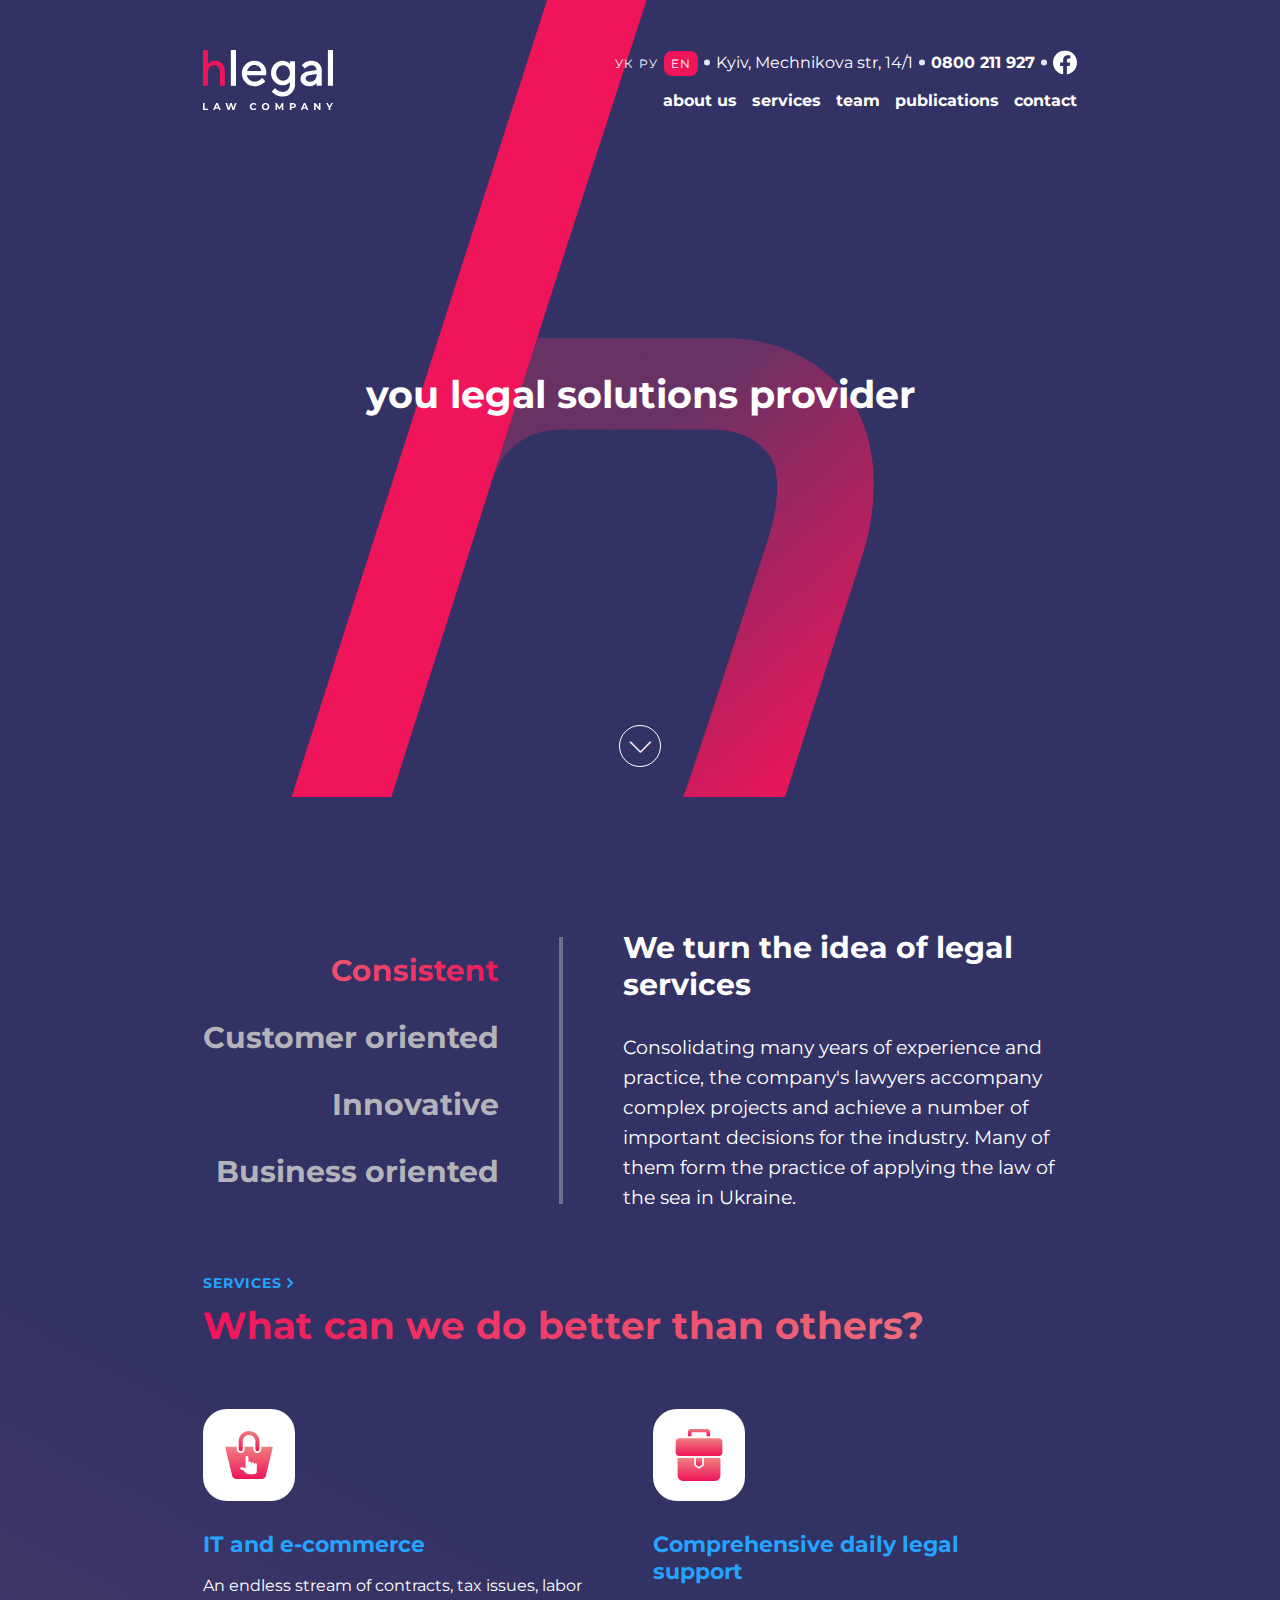
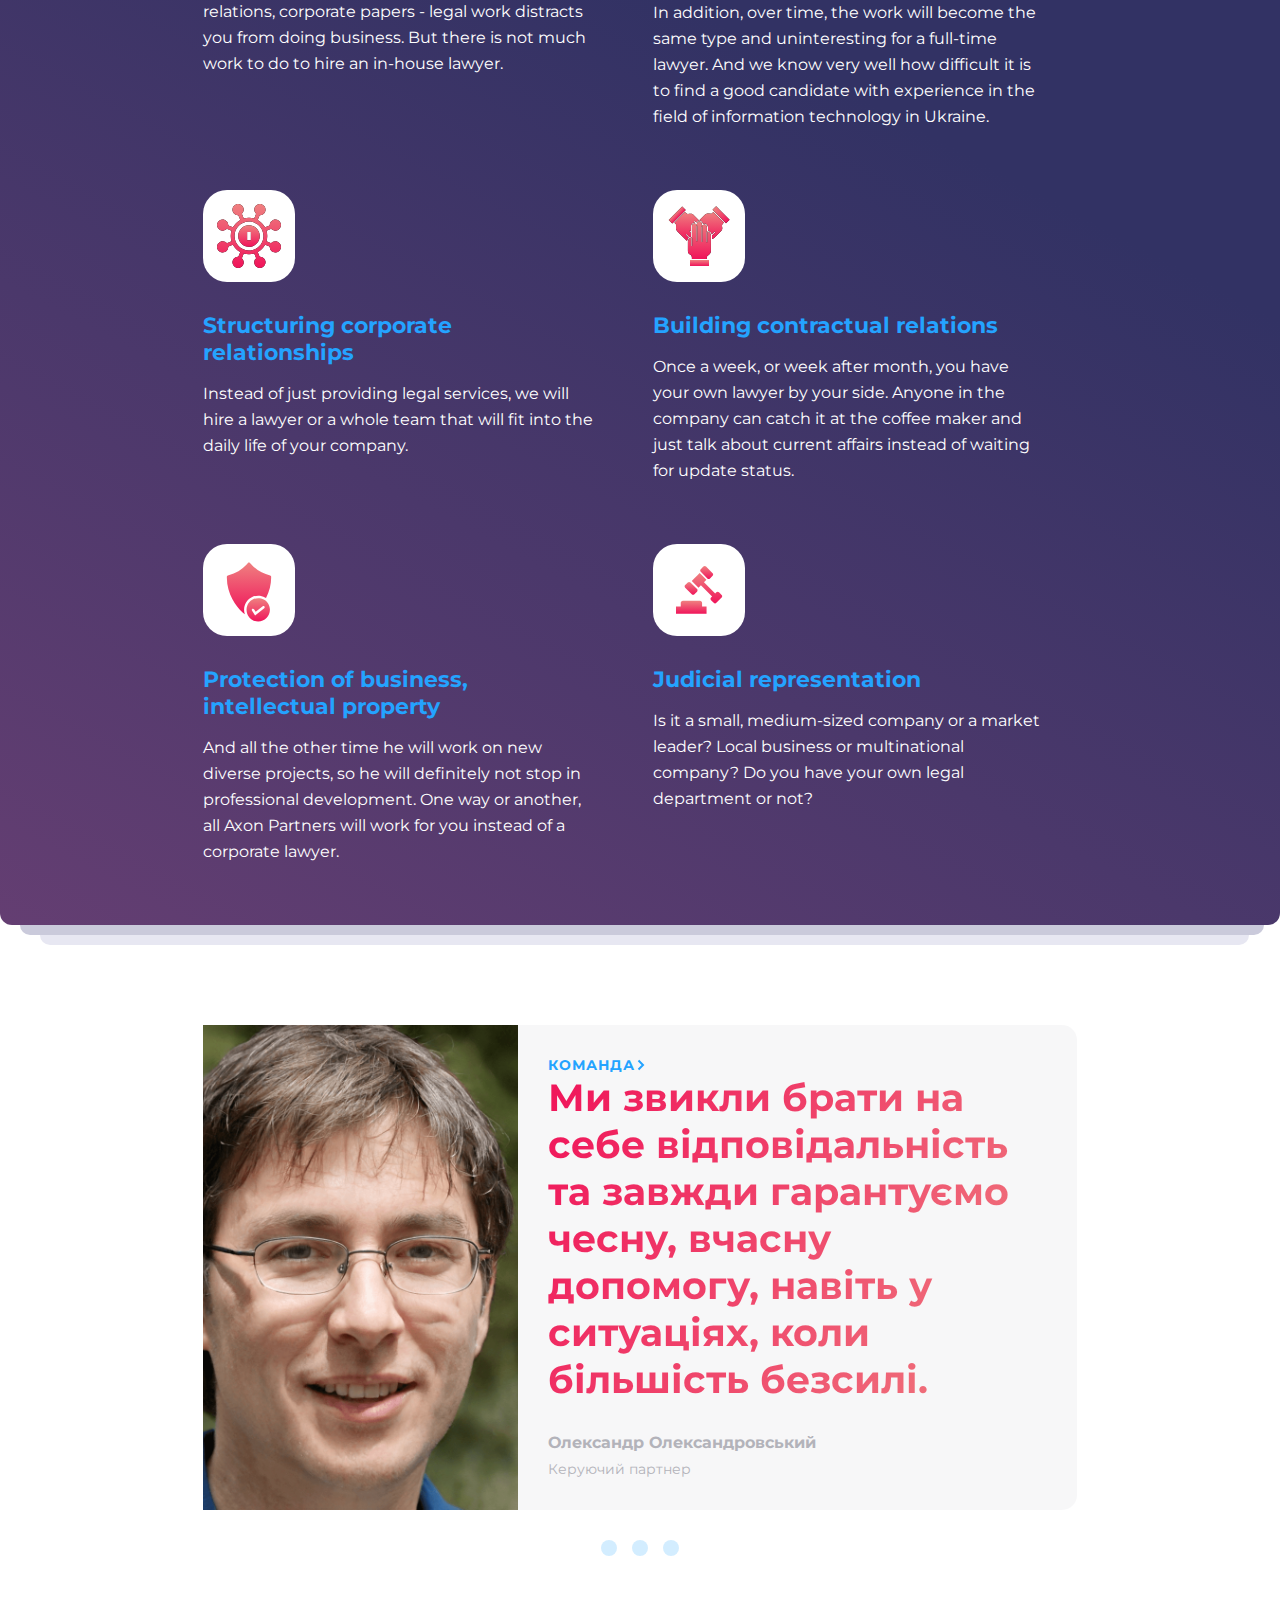
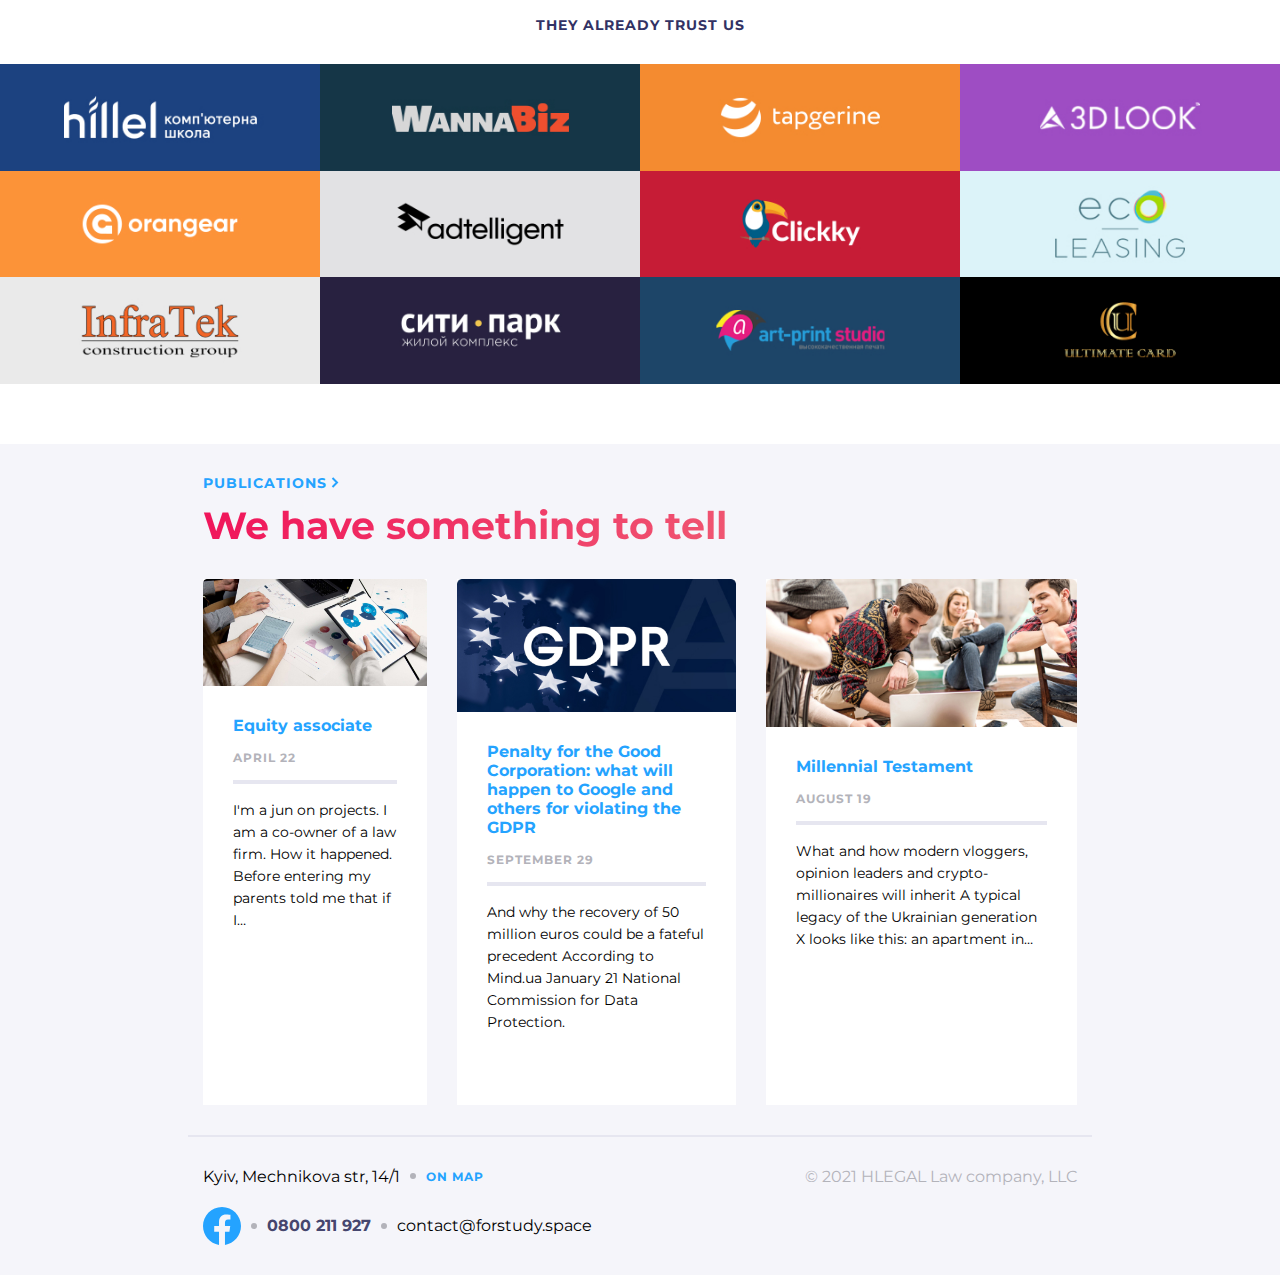
<file: index.html>
<!DOCTYPE html>
<html lang="en">
  <head>
    <meta charset="UTF-8" />
    <meta name="viewport" content="width=device-width, initial-scale=1.0" />
    <title>hlegal</title>
    <link rel="stylesheet" href="./css/reset.css" />
    <link rel="stylesheet" href="./css/styles.css" />
    <link rel="stylesheet" href="./css/font.css" />
  </head>
  <body>
    <div class="gradient">
      <header class="header">
        <div class="header__container container">
          <div class="header__logo">
            <a href="#!"><img src="./img/header/Logo.svg" alt="hlegal" /></a>
          </div>
          <div class="header__right">
            <div class="header__info">
              <ul>
                <li><a class="ls" href="#!">УК</a></li>
                <li><a class="ls" href="#!">РУ</a></li>
                <li><a class="red-btn" href="#!">EN</a></li>
                <img src="./img/header/dot-separator.svg" alt="·" />
                <li>
                  <a class="adress" href="#!">Kyiv, Mechnikova str, 14/1</a>
                </li>
                <img src="./img/header/dot-separator.svg" alt="·" />
                <li class="end">
                  <a class="tel" href="tel:+0800211927">0800 211 927</a>
                </li>
                <img src="./img/header/dot-separator.svg" alt="·" />
                <li>
                  <a href="#!"
                    ><img src="./img/header/Facebook-Header.svg" alt="FB"
                  /></a>
                </li>
              </ul>
            </div>

            <div class="menu-btn">
              <span></span>
              <span></span>
              <span></span>
            </div>
            <div class="header__links">
              <ul>
                <li><a href="#!">about us</a></li>
                <li><a href="./services-entry.html">services</a></li>
                <li><a href="#!">team</a></li>
                <li><a href="#!">publications</a></li>
                <li><a href="#!">contact</a></li>
              </ul>
            </div>
          </div>
        </div>
      </header>
      <section class="hero">
        <div class="hero__container container">
          <div class="hero__title">
            <h1>you legal solutions provider</h1>
          </div>
          <div class="hero__img">
            <img src="./img/hero/hero-symbol.png" alt="h" />
          </div>
          <a href="#services"><div class="hero__scroll">⌵</div></a>
        </div>
      </section>
      <section class="about">
        <div class="about__container container">
          <div class="about__qualities">
            <ul>
              <li><a href="#!">Consistent</a></li>
              <li><a href="#!">Customer oriented</a></li>
              <li><a href="#!">Innovative</a></li>
              <li><a href="#!">Business oriented</a></li>
            </ul>
          </div>
          <div class="about__idea">
            <h3>We turn the idea of legal services</h3>
            <p>
              Consolidating many years of experience and practice, the company's
              lawyers accompany complex projects and achieve a number of
              important decisions for the industry. Many of them form the
              practice of applying the law of the sea in Ukraine.
            </p>
          </div>
        </div>
      </section>
      <section class="services">
        <div class="services__container container">
          <div class="services__name">
            <a id="services" href="#!">
              <p>Services</p>
              <img src="./img/services/Arrow.svg" alt=">" />
            </a>
          </div>
          <div class="services__title">
            <h2>What can we do better than others?</h2>
          </div>
          <div class="services__block">
            <div class="services__block__item">
              <div class="services__block__item__icon">
                <img src="./img/services/IT.svg" alt="IT" />
              </div>
              <div class="services__block__item__title">
                <h3>IT and e-commerce</h3>
              </div>
              <div class="services__block__item__text">
                <p>
                  An endless stream of contracts, tax issues, labor relations,
                  corporate papers - legal work distracts you from doing
                  business. But there is not much work to do to hire an in-house
                  lawyer.
                </p>
              </div>
            </div>
            <div class="services__block__item">
              <div class="services__block__item__icon">
                <img src="./img/services/support.svg" alt="support" />
              </div>
              <div class="services__block__item__title">
                <h3>Comprehensive daily legal support</h3>
              </div>
              <div class="services__block__item__text">
                <p>
                  In addition, over time, the work will become the same type and
                  uninteresting for a full-time lawyer. And we know very well
                  how difficult it is to find a good candidate with experience
                  in the field of information technology in Ukraine.
                </p>
              </div>
            </div>
            <div class="services__block__item">
              <div class="services__block__item__icon">
                <img
                  src="./img/services/relationships.svg"
                  alt="relationships"
                />
              </div>
              <div class="services__block__item__title">
                <h3>Structuring corporate relationships</h3>
              </div>
              <div class="services__block__item__text">
                <p>
                  Instead of just providing legal services, we will hire a
                  lawyer or a whole team that will fit into the daily life of
                  your company.
                </p>
              </div>
            </div>
            <div class="services__block__item">
              <div class="services__block__item__icon">
                <img src="./img/services/building.svg" alt="building" />
              </div>
              <div class="services__block__item__title">
                <h3>Building contractual relations</h3>
              </div>
              <div class="services__block__item__text">
                <p>
                  Once a week, or week after month, you have your own lawyer by
                  your side. Anyone in the company can catch it at the coffee
                  maker and just talk about current affairs instead of waiting
                  for update status.
                </p>
              </div>
            </div>
            <div class="services__block__item">
              <div class="services__block__item__icon">
                <img src="./img/services/protection.svg" alt="protection" />
              </div>
              <div class="services__block__item__title">
                <h3>Protection of business, intellectual property</h3>
              </div>
              <div class="services__block__item__text">
                <p>
                  And all the other time he will work on new diverse projects,
                  so he will definitely not stop in professional development.
                  One way or another, all Axon Partners will work for you
                  instead of a corporate lawyer.
                </p>
              </div>
            </div>
            <div class="services__block__item">
              <div class="services__block__item__icon">
                <img src="./img/services/judge.svg" alt="judge" />
              </div>
              <div class="services__block__item__title">
                <h3>Judicial representation</h3>
              </div>
              <div class="services__block__item__text">
                <p>
                  Is it a small, medium-sized company or a market leader? Local
                  business or multinational company? Do you have your own legal
                  department or not?
                </p>
              </div>
            </div>
          </div>
        </div>
      </section>
    </div>
    <section class="team">
      <div class="team__container container">
        <div class="team__row">
          <div class="team__img"></div>
          <div class="team__block">
            <div class="team__block__sectionName">
              <a href="#!">
                <p>команда</p>
                <img src="./img/services/Arrow.svg" alt=">" />
              </a>
            </div>
            <div class="team__block__title">
              <h2>
                Ми звикли брати на себе відповідальність та завжди гарантуємо
                чесну, вчасну допомогу, навіть у ситуаціях, коли більшість
                безсилі.
              </h2>
            </div>
            <div class="team__block__name">
              <p>Олександр Олександровський</p>
            </div>
            <div class="team__block__position">
              <p>Керуючий партнер</p>
            </div>
          </div>
        </div>
        <div class="team__dots">
          <div class="dot"></div>
          <div class="dot"></div>
          <div class="dot"></div>
        </div>
      </div>
    </section>
    <section class="trust">
      <div class="trust__container container">
        <div class="trust__title">
          <h4>They already trust us</h4>
        </div>
        <div class="trust__row">
          <div class="trust__row__item">
            <img src="./img/trust/hilel.jpg" alt="hilel" />
          </div>
          <div class="trust__row__item">
            <img src="./img/trust/wannabiz.jpg" alt="wannabiz" />
          </div>
          <div class="trust__row__item">
            <img src="./img/trust/tapgerine.jpg" alt="tapgerine" />
          </div>
          <div class="trust__row__item">
            <img src="./img/trust/3DLook.jpg" alt="3DLook" />
          </div>
          <div class="trust__row__item">
            <img src="./img/trust/orangear.jpg" alt="orangear" />
          </div>
          <div class="trust__row__item">
            <img src="./img/trust/adtelligent.jpg" alt="adtelligent" />
          </div>
          <div class="trust__row__item del">
            <img src="./img/trust/clickky.jpg" alt="clickky" />
          </div>
          <div class="trust__row__item del">
            <img src="./img/trust/ecoLeasing.jpg" alt="ecoLeasing" />
          </div>
          <div class="trust__row__item del">
            <img src="./img/trust/infraTek.jpg" alt="infraTek" />
          </div>
          <div class="trust__row__item del">
            <img src="./img/trust/citypark.jpg" alt="citypark" />
          </div>
          <div class="trust__row__item del">
            <img src="./img/trust/art-print.jpg" alt="art-print" />
          </div>
          <div class="trust__row__item del">
            <img src="./img/trust/ultimateCard.jpg" alt="ultimateCard" />
          </div>
        </div>
      </div>
    </section>
    <section class="publications">
      <div class="publications__container container">
        <div class="publications__sectionName">
          <p><a href="#!">Publications</a></p>
          <a href="#!"><img src="./img/services/Arrow.svg" alt=">" /></a>
        </div>
        <div class="publications__title">
          <h3>We have something to tell</h3>
        </div>
        <div class="publications__row">
          <a class="toprow" href="#!">
            <div class="publications__row__item">
              <img src="./img/publications/equity.jpg" alt="equity" />
              <div class="publications__row__item__block">
                <h4>Equity associate</h4>
                <h5>April 22</h5>
                <p>
                  I'm a jun on projects. I am a co-owner of a law firm. How it
                  happened. Before entering my parents told me that if I…
                </p>
              </div>
            </div>
          </a>
          <a class="toprow" href="#!">
            <div class="publications__row__item">
              <img src="./img/publications/penalty.jpg" alt="penalty" />
              <div class="publications__row__item__block">
                <h4>
                  Penalty for the Good Corporation: what will happen to Google
                  and others for violating the GDPR
                </h4>
                <h5>September 29</h5>
                <p>
                  And why the recovery of 50 million euros could be a fateful
                  precedent According to Mind.ua January 21 National Commission
                  for Data Protection.
                </p>
              </div>
            </div>
          </a>
          <a href="#!">
            <div class="publications__row__item">
              <img src="./img/publications/millenial.jpg" alt="millenial" />
              <div class="publications__row__item__block">
                <h4>Millennial Testament</h4>
                <h5>August 19</h5>
                <p>
                  What and how modern vloggers, opinion leaders and
                  crypto-millionaires will inherit A typical legacy of the
                  Ukrainian generation X looks like this: an apartment in…
                </p>
              </div>
            </div>
          </a>
        </div>
      </div>
    </section>
    <footer class="footer">
      <div class="footer__container container">
        <div class="footer__left">
          <div class="footer__left__top">
            <a href="#!" class="footer__left__adress"
              >Kyiv, Mechnikova str, 14/1</a
            >
            <img src="./img/footer/footer_dot_separator.svg" alt=" " />
            <a href="#!" class="footer__left__map blue">ON MAP</a>
          </div>
          <div class="footer__left__bottom">
            <a href="#!"
              ><img src="./img/footer/Facebook-Footer.svg" alt="FB"
            /></a>
            <img src="./img/footer/footer_dot_separator.svg" alt=" " />
            <a href="tel:+0800211927" class="footer__left__tel tel"
              >0800 211 927</a
            >
            <img src="./img/footer/footer_dot_separator.svg" alt=" " />
            <a href="mailto: contact@forstudy.space" class="footer__left__mail"
              >contact@forstudy.space</a
            >
          </div>
        </div>
        <div class="footer__right">
          <p>© 2021 HLEGAL Law company, LLC</p>
        </div>
      </div>
    </footer>
  </body>
</html>
</file>
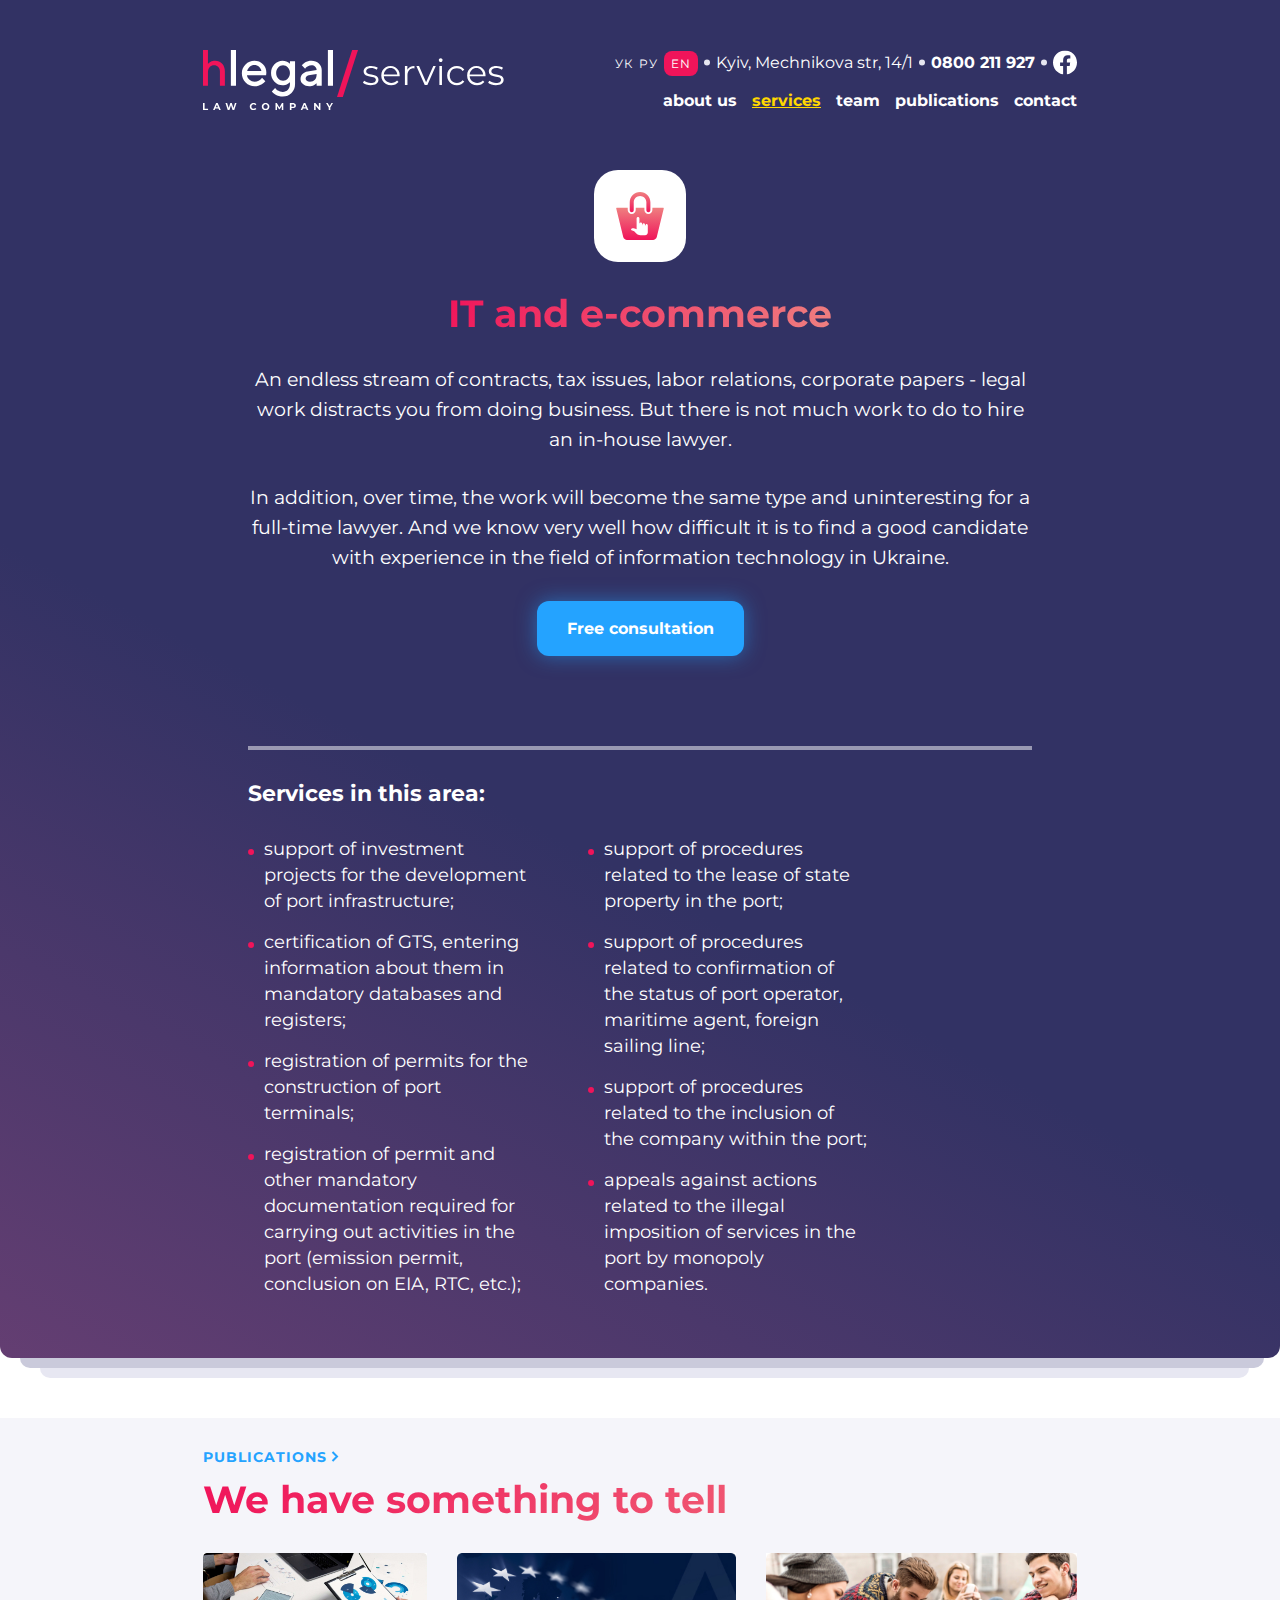
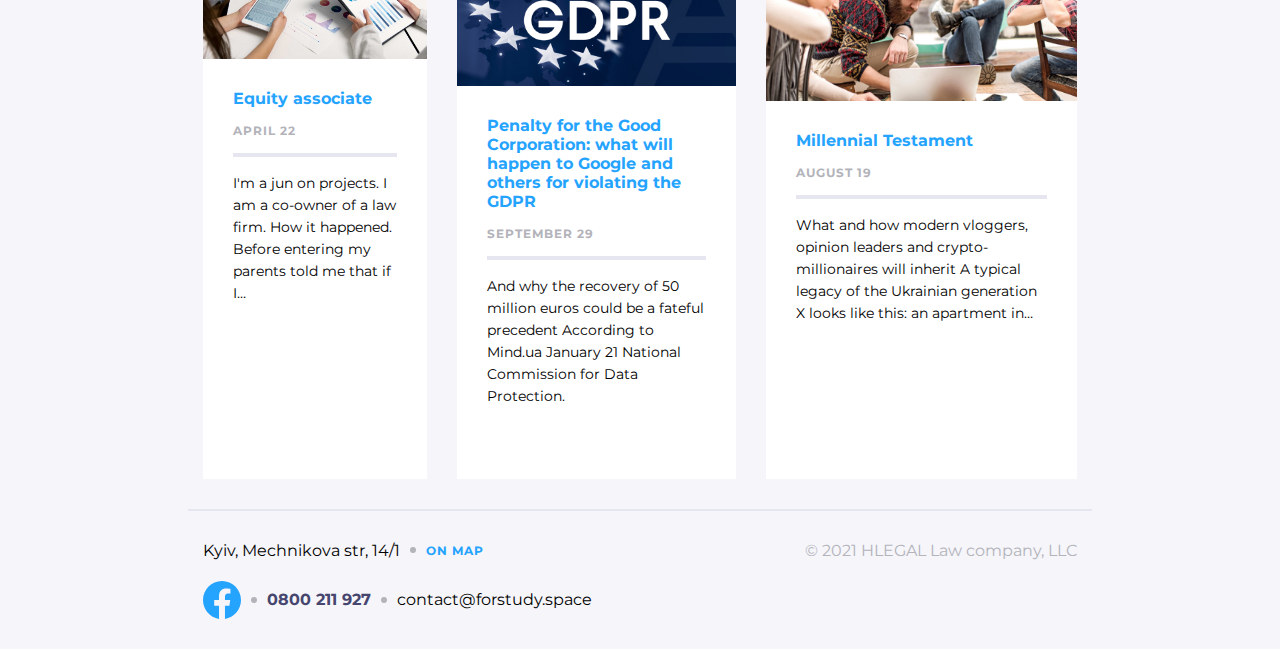
<file: services-entry.html>
<!DOCTYPE html>
<html lang="en">
  <head>
    <meta charset="UTF-8" />
    <meta name="viewport" content="width=device-width, initial-scale=1.0" />
    <title>hlegal SE</title>
    <link rel="stylesheet" href="./css/reset.css" />
    <link rel="stylesheet" href="./css/styles.css" />
    <link rel="stylesheet" href="./css/font.css" />
  </head>
  <body>
    <div class="gradient SE">
      <header class="header">
        <div class="header__container container">
          <div class="header__logo">
            <a href="./index.html"
              ><img src="./img/header/SELogo.svg" alt="hlegal"
            /></a>
          </div>
          <div class="header__right">
            <div class="header__info">
              <ul>
                <li><a class="ls" href="#!">УК</a></li>
                <li><a class="ls" href="#!">РУ</a></li>
                <li><a class="red-btn" href="#!">EN</a></li>
                <img src="./img/header/dot-separator.svg" alt="·" />
                <li>
                  <a class="adress" href="#!">Kyiv, Mechnikova str, 14/1</a>
                </li>
                <img src="./img/header/dot-separator.svg" alt="·" />
                <li class="end">
                  <a class="tel" href="tel:+0800211927">0800 211 927</a>
                </li>
                <img src="./img/header/dot-separator.svg" alt="·" />
                <li>
                  <a href="#!"
                    ><img src="./img/header/Facebook-Header.svg" alt="FB"
                  /></a>
                </li>
              </ul>
            </div>

            <div class="menu-btn">
              <span></span>
              <span></span>
              <span></span>
            </div>
            <div class="header__links">
              <ul>
                <li><a href="#!">about us</a></li>
                <li class="servSE"><a href="#!">services</a></li>
                <li><a href="#!">team</a></li>
                <li><a href="#!">publications</a></li>
                <li><a href="#!">contact</a></li>
              </ul>
            </div>
          </div>
        </div>
      </header>
      <section class="intro">
        <div class="intro__container container">
          <a href="#!"><img src="./img/services/IT.svg" alt="services" /></a>
          <div class="intro__title">
            <h2>IT and e-commerce</h2>
          </div>
          <p>
            An endless stream of contracts, tax issues, labor relations,
            corporate papers - legal work distracts you from doing business. But
            there is not much work to do to hire an in-house lawyer.
          </p>
          <p>
            In addition, over time, the work will become the same type and
            uninteresting for a full-time lawyer. And we know very well how
            difficult it is to find a good candidate with experience in the
            field of information technology in Ukraine.
          </p>

          <a class="intro-btn" href="#!">Free consultation</a>
        </div>
      </section>
      <section class="area">
        <div class="area__container container">
          <div class="area__title">
            <h4>Services in this area:</h4>
          </div>
          <div class="area__row">
            <ul>
              <li>
                support of investment projects for the development of port
                infrastructure;
              </li>
              <li>
                certification of GTS, entering information about them in
                mandatory databases and registers;
              </li>
              <li>
                registration of permits for the construction of port terminals;
              </li>
              <li>
                registration of permit and other mandatory documentation
                required for carrying out activities in the port (emission
                permit, conclusion on EIA, RTC, etc.);
              </li>
            </ul>

            <ul>
              <li>
                support of procedures related to the lease of state property in
                the port;
              </li>
              <li>
                support of procedures related to confirmation of the status of
                port operator, maritime agent, foreign sailing line;
              </li>
              <li>
                support of procedures related to the inclusion of the company
                within the port;
              </li>
              <li>
                appeals against actions related to the illegal imposition of
                services in the port by monopoly companies.
              </li>
            </ul>
          </div>
        </div>
      </section>
    </div>

    <section class="publications">
      <div class="publications__container container">
        <div class="publications__sectionName">
          <p><a href="#!">Publications</a></p>
          <a href="#!"><img src="./img/services/Arrow.svg" alt=">" /></a>
        </div>
        <div class="publications__title">
          <h3>We have something to tell</h3>
        </div>
        <div class="publications__row">
          <a class="toprow" href="#!">
            <div class="publications__row__item">
              <img src="./img/publications/equity.jpg" alt="equity" />
              <div class="publications__row__item__block">
                <h4>Equity associate</h4>
                <h5>April 22</h5>
                <p>
                  I'm a jun on projects. I am a co-owner of a law firm. How it
                  happened. Before entering my parents told me that if I…
                </p>
              </div>
            </div>
          </a>
          <a class="toprow" href="#!">
            <div class="publications__row__item">
              <img src="./img/publications/penalty.jpg" alt="penalty" />
              <div class="publications__row__item__block">
                <h4>
                  Penalty for the Good Corporation: what will happen to Google
                  and others for violating the GDPR
                </h4>
                <h5>September 29</h5>
                <p>
                  And why the recovery of 50 million euros could be a fateful
                  precedent According to Mind.ua January 21 National Commission
                  for Data Protection.
                </p>
              </div>
            </div>
          </a>
          <a href="#!">
            <div class="publications__row__item">
              <img src="./img/publications/millenial.jpg" alt="millenial" />
              <div class="publications__row__item__block">
                <h4>Millennial Testament</h4>
                <h5>August 19</h5>
                <p>
                  What and how modern vloggers, opinion leaders and
                  crypto-millionaires will inherit A typical legacy of the
                  Ukrainian generation X looks like this: an apartment in…
                </p>
              </div>
            </div>
          </a>
        </div>
      </div>
    </section>
    <footer class="footer">
      <div class="footer__container container">
        <div class="footer__left">
          <div class="footer__left__top">
            <a href="#!" class="footer__left__adress"
              >Kyiv, Mechnikova str, 14/1</a
            >
            <img src="./img/footer/footer_dot_separator.svg" alt=" " />
            <a href="#!" class="footer__left__map blue">ON MAP</a>
          </div>
          <div class="footer__left__bottom">
            <a href="#!"
              ><img src="./img/footer/Facebook-Footer.svg" alt="FB"
            /></a>
            <img src="./img/footer/footer_dot_separator.svg" alt=" " />
            <a href="tel:+0800211927" class="footer__left__tel tel"
              >0800 211 927</a
            >
            <img src="./img/footer/footer_dot_separator.svg" alt=" " />
            <a href="mailto: contact@forstudy.space" class="footer__left__mail"
              >contact@forstudy.space</a
            >
          </div>
        </div>
        <div class="footer__right">
          <p>© 2021 HLEGAL Law company, LLC</p>
        </div>
      </div>
    </footer>
  </body>
</html>
</file>
<file: css/styles.css>
html {
  scroll-behavior: smooth;
}

body {
  font-family: "Montserrat", sans-serif;
}

.gradient {
  position: relative;
  background: var(--gradient-supersoft, linear-gradient(208deg, #323264 0%, #323264 59.9%, #643e72 100%));
  border-radius: 0px 0px 12px 12px;
}
.gradient::after {
  content: "";
  position: absolute;
  height: 10px;
  width: 97.2222222222%;
  border-radius: 0px 0px 12px 12px;
  background: #cacadb;
  bottom: -10px;
  left: 20px;
  z-index: -1;
}
.gradient::before {
  content: "";
  position: absolute;
  height: 10px;
  width: 94.4444444444%;
  border-radius: 0px 0px 12px 12px;
  background: #e7e7f2;
  bottom: -20px;
  left: 40px;
  z-index: -1;
}

.container {
  margin: 0 auto;
  max-width: 1630px;
  padding: 0 15px;
}

.dot {
  border-radius: 50%;
  width: 16px;
  height: 16px;
  background-color: rgba(36, 163, 255, 0.2);
  cursor: pointer;
}
.dot:hover {
  background-color: #24a3ff;
}

.header {
  color: #fff;
  padding-top: 50px;
  z-index: 2;
  position: relative;
}
.header__container {
  display: flex;
  justify-content: space-between;
}
.header__info ul {
  display: flex;
  align-items: center;
  gap: 6px;
}
.header__info ul li a {
  font-size: 12px;
}
.header__info ul .adress {
  font-size: 16px;
}
.header__info ul .tel {
  font-weight: bold;
  font-size: 16px;
}
.header__info ul .red-btn {
  background-color: #f0145a;
  border-radius: 8px;
  padding: 5px 7px;
  letter-spacing: 1px;
}
.header__info ul .ls {
  letter-spacing: 1px;
}
.header__links ul {
  display: flex;
  gap: 15px;
  justify-content: flex-end;
  font-weight: 700;
}
.header__right {
  row-gap: 16px;
  display: flex;
  flex-direction: column;
}
.header li a:hover {
  color: gold;
  text-decoration: underline;
}

.menu-btn {
  display: none;
  width: 32px;
  height: 32px;
  position: relative;
  z-index: 2;
  overflow: hidden;
}

.menu-btn span {
  width: 30px;
  height: 3px;
  position: absolute;
  top: 50%;
  left: 50%;
  transform: translate(-50%, -50%);
  background-color: #fff;
  transition: all 0.5s;
}

.menu-btn span:nth-of-type(2) {
  top: calc(50% - 8px);
}

.menu-btn span:nth-of-type(3) {
  top: calc(50% + 8px);
}

.hero {
  padding-top: 261px;
  color: #fff;
  text-align: center;
}
.hero__title h1 {
  position: relative;
  text-align: center;
  font-size: 38px;
  font-weight: bold;
  z-index: 2;
}
.hero__img {
  margin-top: -420px;
  position: relative;
  z-index: 1;
}
.hero__container a {
  justify-content: center;
  display: flex;
  transition: color 0.2s;
}
.hero__container a:hover {
  color: #f0145a;
}
.hero__container a:hover div {
  border-color: #f0145a;
}
.hero__scroll {
  font-size: 30px;
  line-height: 1.1;
  height: 42px;
  width: 42px;
  border: 1px solid white;
  border-radius: 50%;
  margin-top: -72px;
  z-index: 1;
  position: relative;
  transition: border-color 0.25s;
}

.about__container {
  display: flex;
  gap: 60px;
  max-width: 1390px;
  align-items: center;
  justify-content: center;
  padding-top: 132px;
  padding-bottom: 60px;
}
.about__qualities {
  text-align: right;
  border-right: 4px solid rgba(255, 255, 255, 0.3);
  padding-right: 60px;
}
.about__qualities ul {
  display: flex;
  flex-direction: column;
  gap: 30px;
  padding: 14.5px 0;
}
.about__qualities li a {
  color: #fff;
  font-size: 30px;
  font-weight: 700;
  color: #b3b3ba;
  white-space: nowrap;
}
.about__qualities li a:hover {
  color: #f0145a;
}
.about__qualities li:first-child {
  background: var(--gradient-text-red-reversed, linear-gradient(118deg, #ef8080 0%, #f0145a 100%));
  background-clip: text;
  -webkit-background-clip: text;
  -webkit-text-fill-color: transparent;
}
.about__idea {
  display: flex;
  flex-direction: column;
  gap: 30px;
}
.about__idea h3 {
  color: #fff;
  font-size: 30px;
  font-weight: 700;
}
.about__idea p {
  color: #fff;
  font-family: Montserrat;
  font-size: 19px;
  line-height: 1.5789;
  max-width: 581px;
}

.services {
  padding-bottom: 60px;
}
.services__container {
  display: flex;
  flex-direction: column;
  max-width: 1630px;
}
.services__name a {
  display: inline-flex;
  text-align: center;
  gap: 2px;
  color: #24a3ff;
  font-size: 14px;
  font-weight: 700;
  letter-spacing: 1px;
  text-transform: uppercase;
  margin-bottom: 10px;
}
.services__title {
  color: #fff;
  font-size: 30px;
  font-weight: 700;
  background: var(--gradient-red-text, linear-gradient(118deg, #f0145a 0%, #ef8080 100%));
  background-clip: text;
  -webkit-background-clip: text;
  -webkit-text-fill-color: transparent;
  font-size: 38px;
  margin-bottom: 60px;
}
.services__block {
  display: flex;
  flex-wrap: wrap;
  gap: 60px;
}
.services__block__item {
  max-width: 390px;
}
.services__block__item__icon {
  margin-bottom: 30px;
}
.services__block__item__title {
  color: #24a3ff;
  margin-bottom: 15px;
  font-family: Montserrat;
  font-size: 22px;
  font-weight: 700;
}
.services__block__item__text {
  color: #fff;
  font-family: Montserrat;
  font-size: 16px;
  font-style: normal;
  font-weight: 400;
  line-height: 1.625;
}

.team {
  padding-bottom: 60px;
}
.team__row {
  display: flex;
  padding-top: 100px;
  padding-bottom: 30px;
}
.team__block {
  background-color: rgba(179, 179, 186, 0.1);
  border-top-right-radius: 15px;
  border-bottom-right-radius: 15px;
  padding: 30px;
}
.team__block__sectionName a {
  display: inline-flex;
  color: #24a3ff;
  font-size: 14px;
  font-weight: 700;
  letter-spacing: 1px;
  text-transform: uppercase;
}
.team__block__title {
  color: #fff;
  font-size: 30px;
  font-weight: 700;
  background: var(--gradient-red-text, linear-gradient(118deg, #f0145a 0%, #ef8080 100%));
  background-clip: text;
  -webkit-background-clip: text;
  -webkit-text-fill-color: transparent;
  font-size: 38px;
  margin-bottom: 30px;
}
.team__block__name {
  color: #b3b3ba;
  font-size: 16px;
  font-weight: 700;
  margin-bottom: 6px;
}
.team__block__position {
  color: #b3b3ba;
  font-size: 14px;
  line-height: 1.57143;
}
.team__img {
  background-image: url(../img/team/olexandr.png);
  background-repeat: no-repeat;
  background-size: cover;
  background-position: center;
  width: 100%;
}
.team__dots {
  display: flex;
  justify-content: center;
  gap: 15px;
}

.trust {
  margin-bottom: 60px;
}
.trust__title {
  color: #323264;
  font-size: 14px;
  font-weight: 700;
  letter-spacing: 1px;
  text-transform: uppercase;
  text-align: center;
  margin-bottom: 30px;
}
.trust__row {
  display: flex;
  flex-wrap: wrap;
  border-radius: 25px;
  overflow: hidden;
}
.trust__row__item {
  display: flex;
  flex-grow: 1;
}
.trust__row__item img {
  width: 100%;
}

.publications {
  padding-top: 30px;
  padding-bottom: 30px;
  background-color: #f5f5fa;
}
.publications__sectionName {
  display: flex;
  color: #24a3ff;
  font-size: 14px;
  font-weight: 700;
  letter-spacing: 1px;
  text-transform: uppercase;
  gap: 2px;
  margin-bottom: 10px;
}
.publications__sectionName a {
  display: flex;
  align-items: center;
}
.publications__title {
  color: #fff;
  font-size: 30px;
  font-weight: 700;
  background: var(--gradient-red-text, linear-gradient(118deg, #f0145a 0%, #ef8080 100%));
  background-clip: text;
  -webkit-background-clip: text;
  -webkit-text-fill-color: transparent;
  font-size: 38px;
  margin-bottom: 30px;
}
.publications__row {
  display: flex;
  gap: 30px;
}
.publications__row a {
  background-color: #fff;
}
.publications__row__item {
  display: flex;
  flex-direction: column;
  background-color: #fff;
}
.publications__row__item__block {
  padding-left: 30px;
  padding-right: 30px;
}
.publications__row__item__block h4 {
  color: #24a3ff;
  font-weight: 700;
  margin-top: 30px;
  margin-bottom: 15px;
}
.publications__row__item__block h5 {
  color: #b3b3ba;
  font-size: 12px;
  font-weight: 700;
  letter-spacing: 1px;
  text-transform: uppercase;
  padding-bottom: 15px;
  border-bottom: 4px solid #e6e6f0;
}
.publications__row__item__block p {
  margin-top: 15px;
  color: #000;
  font-size: 14px;
  line-height: 1.57143;
  margin-bottom: 72px;
}

.footer {
  padding-bottom: 30px;
  background-color: #f5f5fa;
}
.footer [src="./img/footer/footer_dot_separator.svg"] {
  width: 6px;
}
.footer__container {
  border-top: 2px solid #e6e6f0;
  padding-top: 30px;
  display: flex;
  justify-content: space-between;
}
.footer__left {
  display: flex;
  flex-direction: column;
  gap: 21px;
}
.footer__left__top {
  display: flex;
  gap: 10px;
  align-items: center;
}
.footer__left__bottom {
  display: flex;
  gap: 10px;
  align-items: center;
}
.footer__left__map.blue {
  color: #24a3ff;
  font-size: 12px;
  font-weight: 700;
  letter-spacing: 1px;
  text-transform: uppercase;
}
.footer__left__tel.tel {
  color: #46466e;
  text-align: right;
  font-size: 16px;
  font-weight: 700;
}
.footer__left__mail.mail {
  color: #24a3ff;
  font-weight: 700;
}
.footer__right {
  color: #b3b3ba;
}

@media screen and (max-width: 1599px) {
  .container {
    max-width: 1320px;
  }
  .intro__container.container {
    max-width: 1080px;
  }
  .area__container.container {
    max-width: 1080px;
  }
  .area__container.container .area__row ul {
    max-width: 402px;
  }
}
@media screen and (max-width: 1319px) {
  .container {
    max-width: 904px;
  }
  .team__img {
    width: 200%;
  }
  .trust__container {
    max-width: 100%;
    padding-left: 0;
    padding-right: 0;
  }
  .trust__row {
    border-radius: 0;
  }
  .trust__row__item {
    width: 25%;
  }
  .intro__container.container {
    max-width: 904px;
  }
  .area__container.container {
    max-width: 904px;
  }
  .area__container.container .area__row ul {
    max-width: 280px;
  }
}
@media screen and (max-width: 903px) {
  .container {
    max-width: 648px;
  }
  body {
    overflow-x: hidden;
  }
  .header__container {
    justify-content: flex-start;
  }
  .header__logo {
    display: none;
  }
  .header__links ul {
    justify-content: flex-start;
  }
  .header__info::after {
    content: "";
    display: block;
    background: url("../img/header/Logo.svg") no-repeat;
    height: 60px;
    margin: 30px 0;
  }
  .header .intro__container.container {
    max-width: 648px;
  }
  .hero__container {
    max-width: 100%;
  }
  .hero__img img {
    transform: scale(1.3);
  }
  .about__container {
    flex-direction: column;
    align-items: flex-start;
    gap: 60px;
  }
  .about__qualities ul {
    flex-direction: row;
    border: none;
    border-bottom: 4px solid rgba(255, 255, 255, 0.3);
    padding-bottom: 60px;
    overflow: hidden;
  }
  .about__qualities {
    max-width: 100%;
    border: none;
  }
  .services__block__item {
    max-width: 279px;
  }
  .team__row {
    flex-direction: column;
  }
  .team__img {
    height: 500px;
    width: 100%;
  }
  .trust__container {
    max-width: 100%;
    padding-left: 0;
    padding-right: 0;
  }
  .trust__row {
    border-radius: 0;
  }
  .trust__row__item {
    width: 33.333%;
  }
  .publications__row {
    flex-wrap: wrap;
  }
  .publications__row a.toprow {
    width: 47.5%;
  }
  .footer {
    white-space: nowrap;
  }
  .footer [src="./img/footer/Facebook-Footer.svg"] {
    max-width: none;
  }
  .footer__right {
    white-space: normal;
  }
}
@media screen and (max-width: 647px) {
  .container {
    max-width: 100%;
    padding: 15px;
    position: relative;
  }
  .header {
    padding: 0;
  }
  .header__container {
    max-width: 100%;
    padding: 0;
  }
  .header__right {
    width: 100%;
  }
  .header__info ul {
    padding: 15px;
    background: rgba(245, 245, 250, 0.2);
    width: 100%;
  }
  .header__info ul .end {
    order: 5;
    flex: 1;
    text-align: right;
  }
  .header__right {
    row-gap: 50px;
  }
  .header img,
  .header .adress {
    display: none;
  }
  .header__info::after {
    padding: 15px;
    display: inline-block;
    width: 100%;
    margin-left: 15px;
    position: absolute;
  }
  .header__links ul {
    justify-content: flex-end;
    position: relative;
  }
  .header__links ul li {
    visibility: hidden;
  }
  .header .menu-btn {
    display: block;
    left: 85%;
    top: -5%;
  }
  .hero__container {
    max-width: 100%;
  }
  .hero__img img {
    transform: scale(1.5);
  }
  .about {
    padding-top: 170px;
  }
  .services__block__item {
    max-width: 100%;
  }
  .trust__container.container {
    padding: 0;
  }
  .trust__container.container .del {
    display: none;
  }
  .trust__row {
    border-radius: 0;
  }
  .trust__row__item {
    width: 100%;
  }
  .publications__row {
    flex-wrap: wrap;
  }
  .publications__row a.toprow {
    width: 100%;
  }
  .footer__container {
    flex-direction: column;
    align-items: center;
  }
  .footer [src="./img/footer/footer_dot_separator.svg"] {
    display: none;
  }
  .footer__left__top {
    flex-direction: column;
  }
  .footer__left__bottom {
    flex-direction: column;
    margin-bottom: 30px;
  }
  .intro__container.container {
    max-width: 100%;
    padding: 0 30px;
  }
}
@media screen and (max-width: 551px) {
  .hero__img img {
    transform: scale(1.75);
  }
  .hero__title {
    margin-bottom: -100px;
  }
  .hero__scroll {
    margin-top: 100px;
  }
}
@media screen and (max-width: 418px) {
  .hero__img img {
    transform: scale(1.9);
  }
}
@media screen and (max-width: 391px) {
  .hero__img img {
    transform: scale(2.4);
  }
  .about {
    padding-top: 250px;
  }
}
@media screen and (max-width: 739px) {
  .area__container.container {
    max-width: 904px;
    padding: 0 30px;
  }
  .area__container.container .area__row {
    flex-wrap: wrap;
    gap: 30px;
  }
  .area__container.container .area__row ul {
    max-width: 100%;
  }
}
.gradient.SE {
  margin-bottom: 60px;
}

.header .servSE a {
  color: gold;
  text-decoration: underline;
}

.intro {
  padding: 60px 0;
}
.intro__container {
  max-width: 1380px;
  display: flex;
  flex-direction: column;
  align-items: center;
  row-gap: 28px;
  padding: 0 60px;
}
.intro__title {
  color: #fff;
  font-size: 30px;
  font-weight: 700;
  background: var(--gradient-red-text, linear-gradient(118deg, #f0145a 0%, #ef8080 100%));
  background-clip: text;
  -webkit-background-clip: text;
  -webkit-text-fill-color: transparent;
  font-size: 38px;
}
.intro p {
  color: #fff;
  text-align: center;
  font-size: 19px;
  line-height: 1.57895;
}
.intro .intro-btn {
  padding: 18px 30px;
  background: #24a3ff;
  box-shadow: 0px 0px 20px 0px rgba(36, 163, 255, 0.5);
  border-radius: 12px;
  color: #fff;
  text-align: center;
  font-size: 16px;
  font-weight: 700;
}

.area {
  padding-bottom: 60px;
  padding-top: 30px;
}
.area__container {
  max-width: 1380px;
  padding: 0 60px;
}
.area__title {
  padding: 30px 0;
  color: #fff;
  font-size: 22px;
  font-weight: 700;
  border-top: 4px solid rgba(255, 255, 255, 0.5);
}
.area__row {
  display: flex;
  gap: 60px;
  align-items: first baseline;
}
.area__row ul {
  display: flex;
  flex-direction: column;
  gap: 15px;
  max-width: 636px;
}
.area__row ul li {
  color: #fff;
  font-size: 18px;
  line-height: 1.44444;
  background: url(../img/SE/redDotseparator.svg) no-repeat;
  padding-left: 16px;
}

/*# sourceMappingURL=styles.css.map */
</file>
<file: css/font.css>
@import url("https://fonts.googleapis.com/css2?family=Montserrat:wght@400;700&display=swap");
</file>
